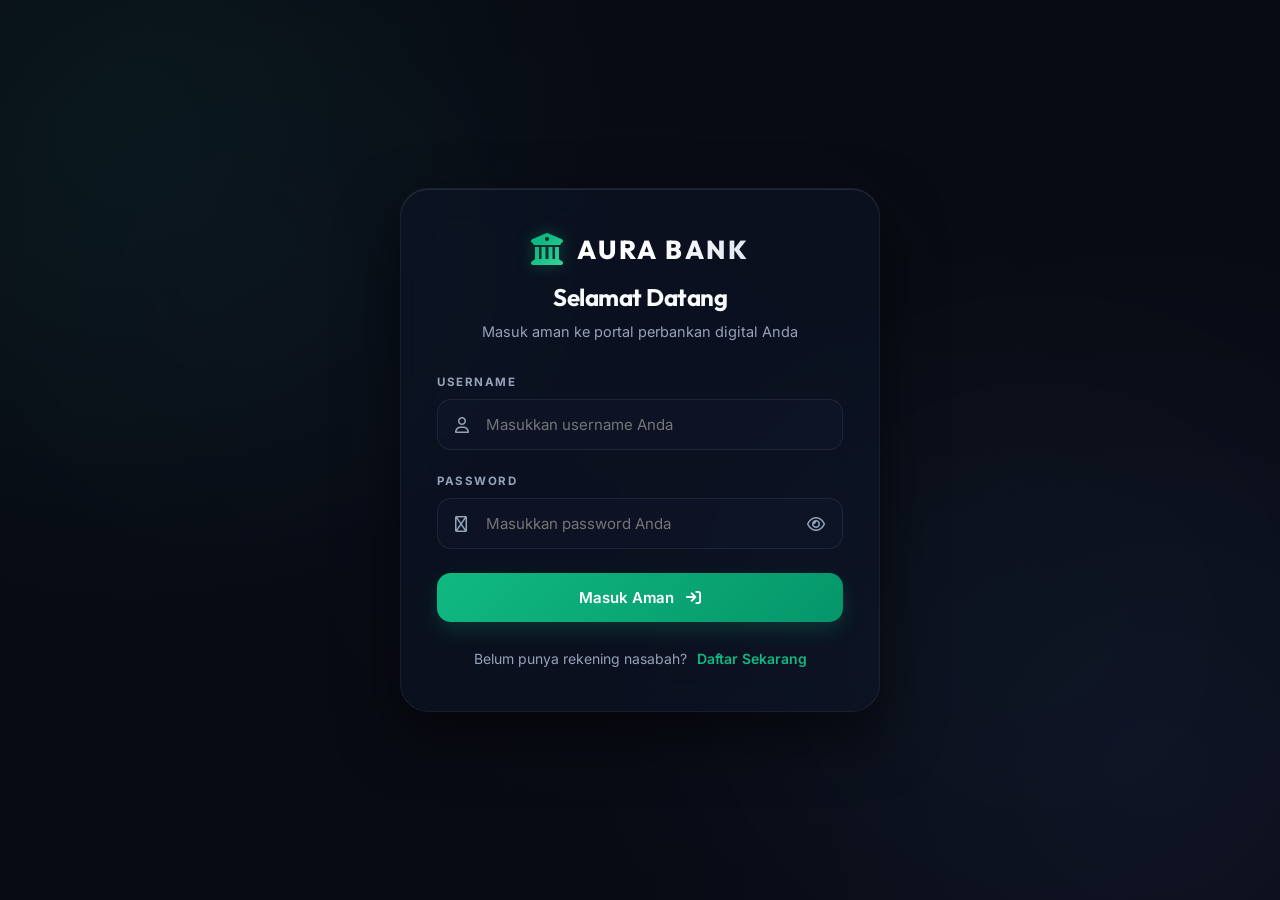
<file: templates/login.html>
<!DOCTYPE html>
<html lang="id">
<head>
    <meta charset="UTF-8">
    <meta name="viewport" content="width=device-width, initial-scale=1.0">
    <title>AURA BANK | Secure Login</title>
    <!-- Google Fonts: Inter & Outfit -->
    <link rel="preconnect" href="https://fonts.googleapis.com">
    <link rel="preconnect" href="https://fonts.gstatic.com" crossorigin>
    <link href="https://fonts.googleapis.com/css2?family=Inter:wght@300;400;500;600;700&family=Outfit:wght@400;500;600;700;800&display=swap" rel="stylesheet">
    <!-- FontAwesome for Icons -->
    <link rel="stylesheet" href="https://cdnjs.cloudflare.com/ajax/libs/font-awesome/6.4.0/css/all.min.css">
    <!-- Shared Styles -->
    <link rel="stylesheet" href="/static/style.css">
</head>
<body>
    <div class="ambient-glow one"></div>
    <div class="ambient-glow two"></div>

    <div class="layout-wrapper">
        <div class="card">
            <!-- Brand Logo -->
            <a href="/" class="brand">
                <i class="fa-solid fa-building-columns brand-logo"></i>
                <span class="brand-name">AURA BANK</span>
            </a>

            <h2 class="card-title">Selamat Datang</h2>
            <p class="card-subtitle">Masuk aman ke portal perbankan digital Anda</p>

            <form id="form-login" onsubmit="handleLogin(event)">
                <!-- Username -->
                <div class="form-group">
                    <label class="form-label" for="login-username">Username</label>
                    <div class="input-wrapper">
                        <i class="fa-regular fa-user input-icon"></i>
                        <input type="text" id="login-username" class="form-input" placeholder="Masukkan username Anda" required autocomplete="username">
                    </div>
                </div>

                <!-- Password -->
                <div class="form-group">
                    <label class="form-label" for="login-password">Password</label>
                    <div class="input-wrapper">
                        <i class="fa-regular fa-lock input-icon"></i>
                        <input type="password" id="login-password" class="form-input" placeholder="Masukkan password Anda" required autocomplete="current-password">
                        <i class="fa-regular fa-eye password-toggle" onclick="togglePasswordVisibility('login-password', this)"></i>
                    </div>
                </div>

                <!-- Submit Button -->
                <button type="submit" class="btn" id="btn-login-submit">
                    <span>Masuk Aman</span>
                    <i class="fa-solid fa-arrow-right-to-bracket"></i>
                </button>
            </form>

            <div class="card-footer">
                <span>Belum punya rekening nasabah?</span>
                <a href="/register" class="card-link">Daftar Sekarang</a>
            </div>
        </div>
    </div>

    <!-- Toast Box Container -->
    <div class="toast-container" id="toast-box"></div>

    <!-- Shared Utilities JS -->
    <script src="/static/app.js"></script>
    <script>
        // Redirect if already authenticated
        document.addEventListener('DOMContentLoaded', () => {
            if (localStorage.getItem('aura_session_token')) {
                window.location.href = '/dashboard';
            }
        });

        async function handleLogin(e) {
            e.preventDefault();
            const usernameInput = document.getElementById('login-username');
            const passwordInput = document.getElementById('login-password');
            const submitBtn = document.getElementById('btn-login-submit');

            // Visual feedback loading
            submitBtn.disabled = true;
            submitBtn.querySelector('span').innerText = 'Memverifikasi...';

            try {
                const response = await apiFetch('/api/login', {
                    method: 'POST',
                    body: JSON.stringify({
                        username: usernameInput.value,
                        password: passwordInput.value
                    })
                });

                const result = await response.json();
                
                if (response.ok && result.success) {
                    if (result.requires_otp === false) {
                        // Admin: bypass OTP, save token, redirect to dashboard
                        localStorage.setItem('aura_session_token', result.token);
                        showToast(result.message || 'Login sukses sebagai Admin.', 'success');
                        setTimeout(() => {
                            window.location.href = '/dashboard';
                        }, 1200);
                    } else {
                        // Customer: redirect to verify-otp page with username
                        showToast('Password terverifikasi. Membuka verifikasi OTP...', 'success');
                        setTimeout(() => {
                            window.location.href = `/verify-otp?username=${encodeURIComponent(usernameInput.value)}`;
                        }, 1200);
                    }
                } else {
                    showToast(result.detail || result.message || 'Username atau password salah.', 'error');
                }
            } catch (err) {
                console.error(err);
                if (err.message !== 'Unauthorized') {
                    showToast('Gagal terhubung ke server.', 'error');
                }
            } finally {
                submitBtn.disabled = false;
                submitBtn.querySelector('span').innerText = 'Masuk Aman';
            }
        }
    </script>
</body>
</html>
</file>
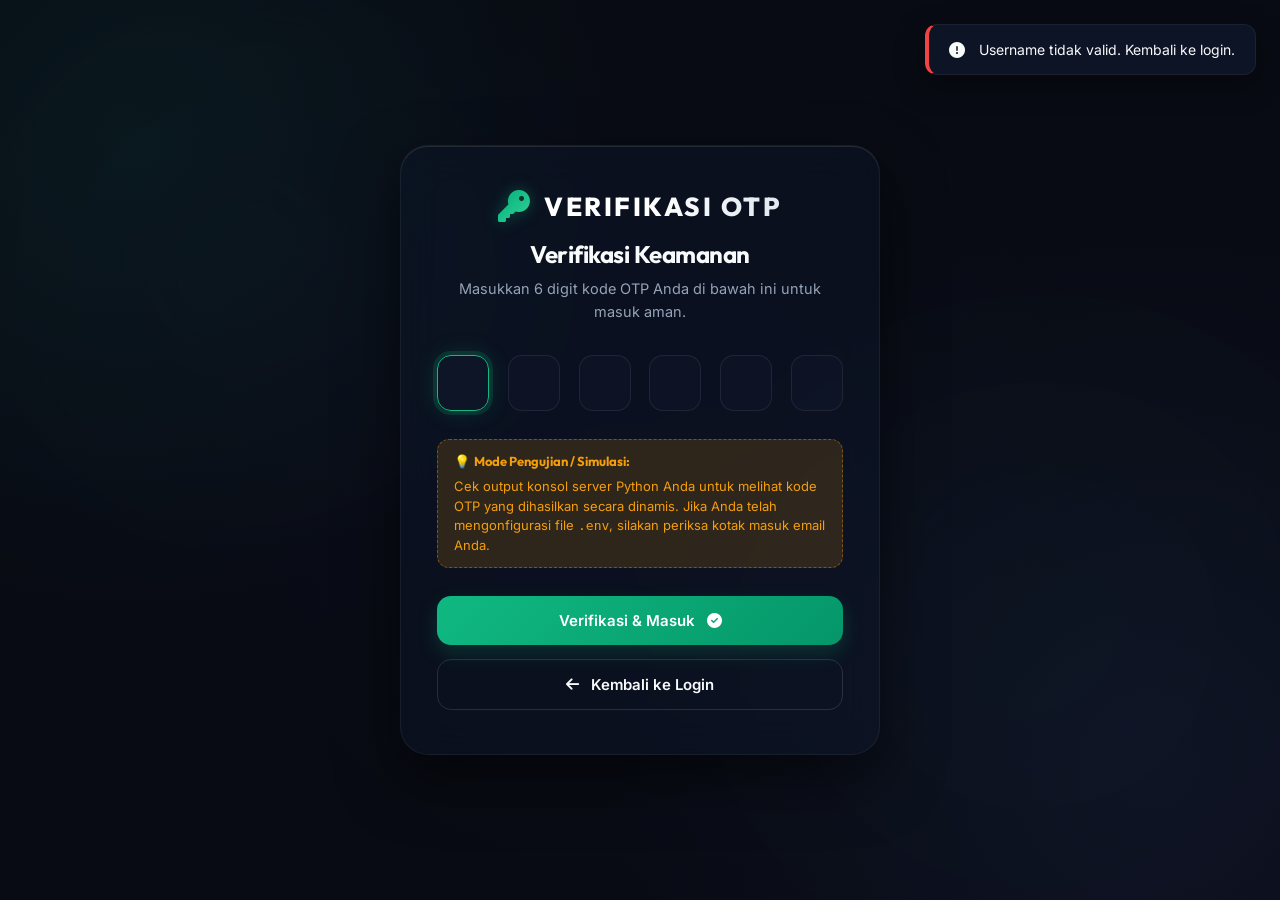
<file: templates/otp.html>
<!DOCTYPE html>
<html lang="id">
<head>
    <meta charset="UTF-8">
    <meta name="viewport" content="width=device-width, initial-scale=1.0">
    <title>AURA BANK | Verifikasi OTP</title>
    <!-- Google Fonts: Inter & Outfit -->
    <link rel="preconnect" href="https://fonts.googleapis.com">
    <link rel="preconnect" href="https://fonts.gstatic.com" crossorigin>
    <link href="https://fonts.googleapis.com/css2?family=Inter:wght@300;400;500;600;700&family=Outfit:wght@400;500;600;700;800&display=swap" rel="stylesheet">
    <!-- FontAwesome for Icons -->
    <link rel="stylesheet" href="https://cdnjs.cloudflare.com/ajax/libs/font-awesome/6.4.0/css/all.min.css">
    <!-- Shared Styles -->
    <link rel="stylesheet" href="/static/style.css">
</head>
<body>
    <div class="ambient-glow one"></div>
    <div class="ambient-glow two"></div>

    <div class="layout-wrapper">
        <div class="card">
            <!-- Brand Logo -->
            <div class="brand">
                <i class="fa-solid fa-key brand-logo"></i>
                <span class="brand-name">VERIFIKASI OTP</span>
            </div>

            <h2 class="card-title">Verifikasi Keamanan</h2>
            <p class="card-subtitle" id="otp-status-message">Masukkan 6 digit kode OTP Anda di bawah ini untuk masuk aman.</p>

            <form id="form-otp" onsubmit="handleVerifyOTP(event)">
                <div class="otp-inputs">
                    <input type="text" maxlength="1" class="otp-box" oninput="moveFocus(this, 1)" onkeydown="backFocus(this, event)" autofocus required>
                    <input type="text" maxlength="1" class="otp-box" oninput="moveFocus(this, 2)" onkeydown="backFocus(this, event)" required>
                    <input type="text" maxlength="1" class="otp-box" oninput="moveFocus(this, 3)" onkeydown="backFocus(this, event)" required>
                    <input type="text" maxlength="1" class="otp-box" oninput="moveFocus(this, 4)" onkeydown="backFocus(this, event)" required>
                    <input type="text" maxlength="1" class="otp-box" oninput="moveFocus(this, 5)" onkeydown="backFocus(this, event)" required>
                    <input type="text" maxlength="1" class="otp-box" oninput="moveFocus(this, 6)" onkeydown="backFocus(this, event)" required>
                </div>

                <!-- Testing Info Indicator -->
                <div class="test-indicator">
                    <span>💡 <strong>Mode Pengujian / Simulasi:</strong></span>
                    <span>Cek output konsol server Python Anda untuk melihat kode OTP yang dihasilkan secara dinamis. Jika Anda telah mengonfigurasi file <code>.env</code>, silakan periksa kotak masuk email Anda.</span>
                </div>

                <!-- Submit Button -->
                <button type="submit" class="btn" id="btn-otp-submit">
                    <span>Verifikasi & Masuk</span>
                    <i class="fa-solid fa-circle-check"></i>
                </button>

                <!-- Back Button -->
                <button type="button" class="btn btn-secondary" onclick="goBackToLogin()">
                    <i class="fa-solid fa-arrow-left"></i>
                    <span>Kembali ke Login</span>
                </button>
            </form>
        </div>
    </div>

    <!-- Toast Box Container -->
    <div class="toast-container" id="toast-box"></div>

    <!-- Shared Utilities JS -->
    <script src="/static/app.js"></script>
    <script>
        let username = '';

        document.addEventListener('DOMContentLoaded', () => {
            // Retrieve username from URL parameters
            const urlParams = new URLSearchParams(window.location.search);
            username = urlParams.get('username');

            if (!username) {
                showToast('Username tidak valid. Kembali ke login.', 'error');
                setTimeout(() => {
                    window.location.href = '/login';
                }, 1500);
                return;
            }

            // Setup OTP event listeners (paste)
            setupOTPEvents();
        });

        // OTP inputs auto-focus management
        function moveFocus(input, nextIndex) {
            // Only allow digit inputs
            input.value = input.value.replace(/\D/g, '');
            
            if (input.value.length === 1 && nextIndex < 6) {
                const otpBoxes = document.querySelectorAll('.otp-box');
                otpBoxes[nextIndex].focus();
            }

            // Trigger auto-submit when full
            const otpCode = getOTPValue();
            if (otpCode.length === 6) {
                document.getElementById('btn-otp-submit').click();
            }
        }

        function backFocus(input, event) {
            if (event.key === 'Backspace' && input.value.length === 0) {
                const otpBoxes = document.querySelectorAll('.otp-box');
                // Find index of current input
                const currentIdx = Array.from(otpBoxes).indexOf(input);
                if (currentIdx > 0) {
                    otpBoxes[currentIdx - 1].focus();
                }
            }
        }

        function setupOTPEvents() {
            const otpBoxes = document.querySelectorAll('.otp-box');
            otpBoxes.forEach((box) => {
                // handle paste behavior
                box.addEventListener('paste', (e) => {
                    const data = e.clipboardData.getData('text').trim();
                    if (data.length === 6 && /^\d+$/.test(data)) {
                        otpBoxes.forEach((input, inputIdx) => {
                            input.value = data[inputIdx];
                        });
                        otpBoxes[5].focus();
                        document.getElementById('btn-otp-submit').click();
                    }
                    e.preventDefault();
                });
            });
        }

        function getOTPValue() {
            const otpBoxes = document.querySelectorAll('.otp-box');
            let otp = '';
            otpBoxes.forEach(box => otp += box.value);
            return otp;
        }

        function clearOTPInputs() {
            const otpBoxes = document.querySelectorAll('.otp-box');
            otpBoxes.forEach(box => box.value = '');
            otpBoxes[0].focus();
        }

        async function handleVerifyOTP(e) {
            e.preventDefault();
            const otpCode = getOTPValue();
            const submitBtn = document.getElementById('btn-otp-submit');

            if (otpCode.length !== 6) {
                showToast('Masukkan 6 digit kode OTP secara lengkap.', 'error');
                return;
            }

            submitBtn.disabled = true;
            submitBtn.querySelector('span').innerText = 'Memverifikasi...';

            try {
                const response = await apiFetch('/api/verify-otp', {
                    method: 'POST',
                    body: JSON.stringify({
                        username: username,
                        otp_code: otpCode
                    })
                });

                const result = await response.json();

                if (response.ok && result.success) {
                    localStorage.setItem('aura_session_token', result.token);
                    showToast('Kode OTP terverifikasi. Login sukses!', 'success');
                    setTimeout(() => {
                        window.location.href = '/dashboard';
                    }, 1200);
                } else {
                    showToast(result.detail || result.message || 'OTP salah atau kedaluwarsa.', 'error');
                    clearOTPInputs();
                }
            } catch (err) {
                console.error(err);
                if (err.message !== 'Unauthorized') {
                    showToast('Gagal terhubung ke server.', 'error');
                    clearOTPInputs();
                }
            } finally {
                submitBtn.disabled = false;
                submitBtn.querySelector('span').innerText = 'Verifikasi & Masuk';
            }
        }

        function goBackToLogin() {
            window.location.href = '/login';
        }
    </script>
</body>
</html>
</file>
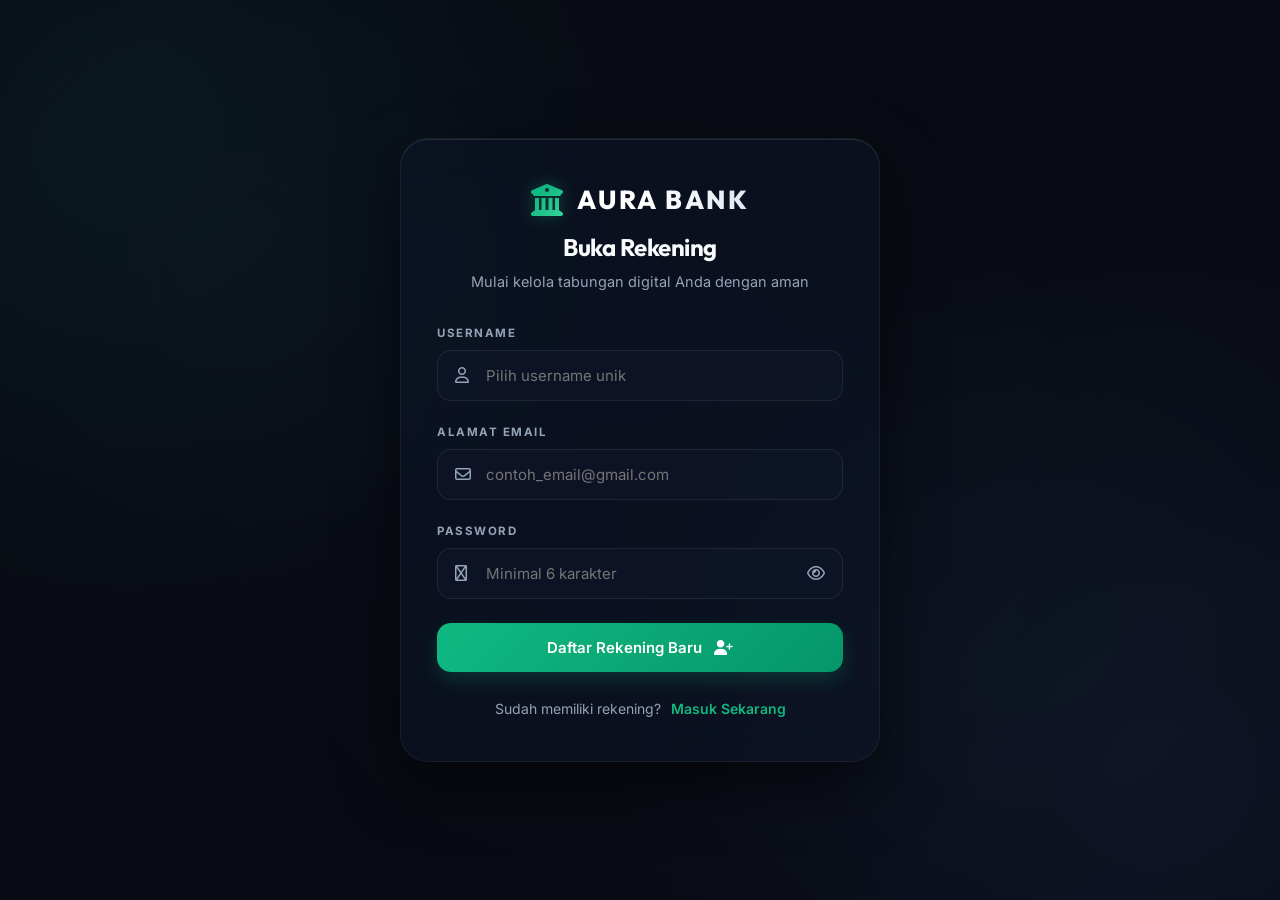
<file: templates/register.html>
<!DOCTYPE html>
<html lang="id">
<head>
    <meta charset="UTF-8">
    <meta name="viewport" content="width=device-width, initial-scale=1.0">
    <title>AURA BANK | Buka Rekening</title>
    <!-- Google Fonts: Inter & Outfit -->
    <link rel="preconnect" href="https://fonts.googleapis.com">
    <link rel="preconnect" href="https://fonts.gstatic.com" crossorigin>
    <link href="https://fonts.googleapis.com/css2?family=Inter:wght@300;400;500;600;700&family=Outfit:wght@400;500;600;700;800&display=swap" rel="stylesheet">
    <!-- FontAwesome for Icons -->
    <link rel="stylesheet" href="https://cdnjs.cloudflare.com/ajax/libs/font-awesome/6.4.0/css/all.min.css">
    <!-- Shared Styles -->
    <link rel="stylesheet" href="/static/style.css">
</head>
<body>
    <div class="ambient-glow one"></div>
    <div class="ambient-glow two"></div>

    <div class="layout-wrapper">
        <div class="card">
            <!-- Brand Logo -->
            <a href="/" class="brand">
                <i class="fa-solid fa-building-columns brand-logo"></i>
                <span class="brand-name">AURA BANK</span>
            </a>

            <h2 class="card-title">Buka Rekening</h2>
            <p class="card-subtitle">Mulai kelola tabungan digital Anda dengan aman</p>

            <form id="form-register" onsubmit="handleRegister(event)">
                <!-- Username -->
                <div class="form-group">
                    <label class="form-label" for="register-username">Username</label>
                    <div class="input-wrapper">
                        <i class="fa-regular fa-user input-icon"></i>
                        <input type="text" id="register-username" class="form-input" placeholder="Pilih username unik" required autocomplete="username">
                    </div>
                </div>

                <!-- Email -->
                <div class="form-group">
                    <label class="form-label" for="register-email">Alamat Email</label>
                    <div class="input-wrapper">
                        <i class="fa-regular fa-envelope input-icon"></i>
                        <input type="email" id="register-email" class="form-input" placeholder="contoh_email@gmail.com" required autocomplete="email">
                    </div>
                </div>

                <!-- Password -->
                <div class="form-group">
                    <label class="form-label" for="register-password">Password</label>
                    <div class="input-wrapper">
                        <i class="fa-regular fa-lock input-icon"></i>
                        <input type="password" id="register-password" class="form-input" placeholder="Minimal 6 karakter" required autocomplete="new-password">
                        <i class="fa-regular fa-eye password-toggle" onclick="togglePasswordVisibility('register-password', this)"></i>
                    </div>
                </div>

                <!-- Submit Button -->
                <button type="submit" class="btn" id="btn-register-submit">
                    <span>Daftar Rekening Baru</span>
                    <i class="fa-solid fa-user-plus"></i>
                </button>
            </form>

            <div class="card-footer">
                <span>Sudah memiliki rekening?</span>
                <a href="/login" class="card-link">Masuk Sekarang</a>
            </div>
        </div>
    </div>

    <!-- Toast Box Container -->
    <div class="toast-container" id="toast-box"></div>

    <!-- Shared Utilities JS -->
    <script src="/static/app.js"></script>
    <script>
        // Redirect if already authenticated
        document.addEventListener('DOMContentLoaded', () => {
            if (localStorage.getItem('aura_session_token')) {
                window.location.href = '/dashboard';
            }
        });

        async function handleRegister(e) {
            e.preventDefault();
            const usernameInput = document.getElementById('register-username');
            const emailInput = document.getElementById('register-email');
            const passwordInput = document.getElementById('register-password');
            const submitBtn = document.getElementById('btn-register-submit');

            if (passwordInput.value.length < 6) {
                showToast('Password minimal terdiri dari 6 karakter.', 'error');
                return;
            }

            // Visual feedback loading
            submitBtn.disabled = true;
            submitBtn.querySelector('span').innerText = 'Memproses Pendaftaran...';

            try {
                const response = await apiFetch('/api/register', {
                    method: 'POST',
                    body: JSON.stringify({
                        username: usernameInput.value,
                        email: emailInput.value,
                        password: passwordInput.value
                    })
                });

                const result = await response.json();
                
                if (response.ok && result.success) {
                    showToast(result.message || 'Registrasi berhasil! Silakan masuk.', 'success');
                    
                    // Clear inputs
                    usernameInput.value = '';
                    emailInput.value = '';
                    passwordInput.value = '';
                    
                    // Redirect to login page
                    setTimeout(() => {
                        window.location.href = '/login';
                    }, 1800);
                } else {
                    showToast(result.detail || result.message || 'Registrasi gagal. Coba lagi.', 'error');
                }
            } catch (err) {
                console.error(err);
                if (err.message !== 'Unauthorized') {
                    showToast('Gagal terhubung ke server.', 'error');
                }
            } finally {
                submitBtn.disabled = false;
                submitBtn.querySelector('span').innerText = 'Daftar Rekening Baru';
            }
        }
    </script>
</body>
</html>
</file>
<file: static/style.css>
:root {
    --bg-color: #080b13;
    --card-bg: rgba(15, 23, 42, 0.45);
    --card-border: rgba(255, 255, 255, 0.06);
    --primary: #10b981;
    --primary-hover: #34d399;
    --primary-light: rgba(16, 185, 129, 0.1);
    --secondary: #6366f1;
    --secondary-hover: #818cf8;
    --secondary-light: rgba(99, 102, 241, 0.1);
    --accent: #f59e0b;
    --accent-light: rgba(245, 158, 11, 0.15);
    --text-main: #f8fafc;
    --text-muted: #94a3b8;
    --danger: #ef4444;
    --danger-light: rgba(239, 68, 68, 0.1);
    --success: #10b981;
    --success-light: rgba(16, 185, 129, 0.15);
    --font-display: 'Outfit', sans-serif;
    --font-body: 'Inter', sans-serif;
    --glass-blur: 20px;
    --glow-shadow: 0 0 25px rgba(16, 185, 129, 0.2);
}

* {
    box-sizing: border-box;
    margin: 0;
    padding: 0;
    transition: background 0.3s ease, border-color 0.3s ease, box-shadow 0.3s ease, transform 0.2s ease;
}

body {
    font-family: var(--font-body);
    background-color: var(--bg-color);
    background-image: 
        radial-gradient(circle at 10% 15%, rgba(16, 185, 129, 0.07) 0%, transparent 35%),
        radial-gradient(circle at 90% 85%, rgba(99, 102, 241, 0.08) 0%, transparent 40%),
        radial-gradient(circle at 50% 50%, rgba(99, 102, 241, 0.02) 0%, transparent 60%);
    background-attachment: fixed;
    color: var(--text-main);
    min-height: 100vh;
    display: flex;
    flex-direction: column;
    justify-content: center;
    align-items: center;
    overflow-x: hidden;
    padding: 24px;
}

/* Base Wrapper for layout centering */
.layout-wrapper {
    width: 100%;
    max-width: 480px;
    display: flex;
    flex-direction: column;
    gap: 24px;
    position: relative;
    z-index: 10;
}

/* Specific wide wrapper for dashboard */
.layout-wrapper.wide {
    max-width: 800px;
}

/* Ambient glow spheres background */
.ambient-glow {
    position: absolute;
    width: 350px;
    height: 350px;
    background: var(--secondary);
    filter: blur(140px);
    opacity: 0.06;
    border-radius: 50%;
    z-index: 1;
    pointer-events: none;
}
.ambient-glow.one { top: 10%; left: 5%; }
.ambient-glow.two { bottom: 10%; right: 5%; background: var(--primary); }

/* Glass Card */
.card {
    background: var(--card-bg);
    backdrop-filter: blur(var(--glass-blur));
    -webkit-backdrop-filter: blur(var(--glass-blur));
    border: 1px solid var(--card-border);
    border-radius: 28px;
    padding: 44px 36px;
    box-shadow: 0 24px 60px rgba(0, 0, 0, 0.55), 
                inset 0 1px 0 rgba(255, 255, 255, 0.1);
    animation: slideUp 0.6s cubic-bezier(0.16, 1, 0.3, 1) forwards;
}

@keyframes slideUp {
    from {
        opacity: 0;
        transform: translateY(30px);
    }
    to {
        opacity: 1;
        transform: translateY(0);
    }
}

/* Brand / Logo Section */
.brand {
    display: flex;
    align-items: center;
    justify-content: center;
    gap: 14px;
    margin-bottom: 8px;
    cursor: pointer;
    text-decoration: none;
}

.brand-logo {
    font-size: 32px;
    color: var(--primary);
    background: linear-gradient(135deg, var(--primary) 30%, var(--primary-hover) 100%);
    -webkit-background-clip: text;
    -webkit-text-fill-color: transparent;
    filter: drop-shadow(0 0 8px rgba(16, 185, 129, 0.35));
}

.brand-name {
    font-family: var(--font-display);
    font-weight: 800;
    font-size: 26px;
    letter-spacing: 2.5px;
    background: linear-gradient(to right, #ffffff 40%, #e2e8f0 100%);
    -webkit-background-clip: text;
    -webkit-text-fill-color: transparent;
}

.card-title {
    font-family: var(--font-display);
    font-size: 24px;
    font-weight: 700;
    text-align: center;
    margin-top: 16px;
    margin-bottom: 8px;
    letter-spacing: -0.5px;
}

.card-subtitle {
    font-size: 14.5px;
    color: var(--text-muted);
    text-align: center;
    margin-bottom: 32px;
    line-height: 1.6;
}

/* Inputs and Forms */
.form-group {
    margin-bottom: 24px;
}

.form-label {
    display: block;
    font-size: 11.5px;
    font-weight: 700;
    text-transform: uppercase;
    letter-spacing: 1.5px;
    color: var(--text-muted);
    margin-bottom: 10px;
}

.input-wrapper {
    position: relative;
}

.input-icon {
    position: absolute;
    left: 18px;
    top: 50%;
    transform: translateY(-50%);
    color: var(--text-muted);
    font-size: 16px;
    pointer-events: none;
}

.form-input {
    width: 100%;
    background: rgba(15, 23, 42, 0.6);
    border: 1px solid rgba(255, 255, 255, 0.08);
    border-radius: 14px;
    padding: 15px 16px 15px 48px;
    color: var(--text-main);
    font-family: var(--font-body);
    font-size: 15px;
    outline: none;
}

.form-input:focus {
    border-color: var(--primary);
    background: rgba(15, 23, 42, 0.8);
    box-shadow: 0 0 0 4px rgba(16, 185, 129, 0.12), var(--glow-shadow);
}

.password-toggle {
    position: absolute;
    right: 18px;
    top: 50%;
    transform: translateY(-50%);
    color: var(--text-muted);
    cursor: pointer;
    font-size: 16px;
}

.password-toggle:hover {
    color: var(--text-main);
}

/* Buttons */
.btn {
    width: 100%;
    background: linear-gradient(135deg, var(--primary) 0%, #059669 100%);
    border: none;
    color: white;
    padding: 15px 22px;
    border-radius: 14px;
    font-size: 15px;
    font-weight: 600;
    font-family: var(--font-body);
    cursor: pointer;
    display: flex;
    align-items: center;
    justify-content: center;
    gap: 12px;
    box-shadow: 0 8px 20px rgba(16, 185, 129, 0.2);
}

.btn:hover {
    transform: translateY(-2px);
    box-shadow: 0 10px 24px rgba(16, 185, 129, 0.35);
    background: linear-gradient(135deg, var(--primary-hover) 0%, var(--primary) 100%);
}

.btn:active {
    transform: translateY(0);
}

.btn-secondary {
    background: transparent;
    border: 1px solid rgba(255, 255, 255, 0.12);
    color: var(--text-main);
    box-shadow: none;
    margin-top: 14px;
}

.btn-secondary:hover {
    background: rgba(255, 255, 255, 0.05);
    border-color: rgba(255, 255, 255, 0.2);
    box-shadow: none;
    transform: translateY(-1.5px);
}

/* OTP Code Box */
.otp-inputs {
    display: flex;
    justify-content: space-between;
    gap: 10px;
    margin: 28px 0;
}

.otp-box {
    width: 52px;
    height: 56px;
    border-radius: 14px;
    background: rgba(15, 23, 42, 0.6);
    border: 1px solid rgba(255, 255, 255, 0.08);
    color: var(--text-main);
    font-size: 24px;
    font-weight: 700;
    font-family: var(--font-display);
    text-align: center;
    outline: none;
}

.otp-box:focus {
    border-color: var(--primary);
    background: rgba(15, 23, 42, 0.8);
    box-shadow: 0 0 0 4px rgba(16, 185, 129, 0.15), var(--glow-shadow);
}

/* Helper Indicators (e.g. OTP warning) */
.test-indicator {
    background: var(--accent-light);
    border: 1px dashed rgba(245, 158, 11, 0.4);
    color: var(--accent);
    border-radius: 12px;
    padding: 12px 16px;
    font-size: 13px;
    margin-bottom: 28px;
    display: flex;
    flex-direction: column;
    gap: 6px;
    line-height: 1.5;
}

.test-indicator strong {
    font-family: var(--font-display);
    font-weight: 700;
}

/* Toast Notification System */
.toast-container {
    position: fixed;
    top: 24px;
    right: 24px;
    z-index: 9999;
    display: flex;
    flex-direction: column;
    gap: 12px;
}

.toast {
    min-width: 320px;
    background: rgba(15, 23, 42, 0.85);
    backdrop-filter: blur(12px);
    -webkit-backdrop-filter: blur(12px);
    border-left: 4px solid var(--primary);
    border-top: 1px solid rgba(255, 255, 255, 0.06);
    border-right: 1px solid rgba(255, 255, 255, 0.06);
    border-bottom: 1px solid rgba(255, 255, 255, 0.06);
    color: var(--text-main);
    padding: 16px 20px;
    border-radius: 12px;
    box-shadow: 0 10px 30px rgba(0, 0, 0, 0.35);
    display: flex;
    align-items: center;
    gap: 14px;
    font-size: 14px;
    animation: toastSlideIn 0.3s cubic-bezier(0.16, 1, 0.3, 1) forwards;
}

.toast.error {
    border-left-color: var(--danger);
}

.toast.info {
    border-left-color: var(--secondary);
}

@keyframes toastSlideIn {
    from {
        opacity: 0;
        transform: translateX(40px);
    }
    to {
        opacity: 1;
        transform: translateX(0);
    }
}

/* Form footer switch links */
.card-footer {
    margin-top: 28px;
    text-align: center;
    font-size: 14px;
    color: var(--text-muted);
}

.card-link {
    color: var(--primary);
    text-decoration: none;
    font-weight: 600;
    margin-left: 6px;
}

.card-link:hover {
    color: var(--primary-hover);
    text-decoration: underline;
}

/* ========================================================
   DASHBOARD SPECIFIC CSS
   ======================================================== */

.dashboard-header {
    display: flex;
    justify-content: space-between;
    align-items: center;
    border-bottom: 1px solid rgba(255, 255, 255, 0.08);
    padding-bottom: 24px;
    margin-bottom: 28px;
}

.user-profile {
    display: flex;
    align-items: center;
    gap: 16px;
}

.avatar {
    width: 48px;
    height: 48px;
    border-radius: 16px;
    background: linear-gradient(135deg, var(--primary) 0%, var(--secondary) 100%);
    color: white;
    display: flex;
    align-items: center;
    justify-content: center;
    font-family: var(--font-display);
    font-size: 20px;
    font-weight: 700;
    box-shadow: 0 4px 15px rgba(99, 102, 241, 0.25);
}

.profile-info {
    display: flex;
    flex-direction: column;
    gap: 4px;
}

.profile-name {
    font-family: var(--font-display);
    font-weight: 700;
    font-size: 18px;
}

.role-badge {
    align-self: flex-start;
    font-size: 10.5px;
    font-weight: 800;
    letter-spacing: 1px;
    padding: 3px 8px;
    border-radius: 6px;
}

.role-customer {
    background: var(--success-light);
    color: var(--success);
    border: 1px solid rgba(16, 185, 129, 0.25);
}

.role-admin {
    background: rgba(99, 102, 241, 0.15);
    color: #818cf8;
    border: 1px solid rgba(99, 102, 241, 0.25);
}

/* Logout Button */
.logout-btn {
    background: rgba(239, 68, 68, 0.08);
    border: 1px solid rgba(239, 68, 68, 0.2);
    color: var(--danger);
    width: auto;
    padding: 10px 18px;
    border-radius: 12px;
    cursor: pointer;
    font-family: var(--font-body);
    font-size: 13.5px;
    font-weight: 600;
    display: flex;
    align-items: center;
    gap: 8px;
}

.logout-btn:hover {
    background: var(--danger);
    color: white;
    border-color: var(--danger);
    transform: translateY(-1.5px);
    box-shadow: 0 6px 15px rgba(239, 68, 68, 0.3);
}

/* Balance Card Section */
.balance-card {
    background: linear-gradient(135deg, rgba(255, 255, 255, 0.03) 0%, rgba(255, 255, 255, 0.01) 100%);
    border: 1px solid rgba(255, 255, 255, 0.06);
    border-radius: 20px;
    padding: 24px;
    margin-bottom: 28px;
    position: relative;
    overflow: hidden;
}

.balance-card::before {
    content: '';
    position: absolute;
    top: 0;
    right: 0;
    width: 150px;
    height: 150px;
    background: radial-gradient(circle, rgba(16, 185, 129, 0.06) 0%, transparent 70%);
}

.balance-label {
    font-size: 12px;
    font-weight: 700;
    text-transform: uppercase;
    letter-spacing: 1.5px;
    color: var(--text-muted);
    display: flex;
    align-items: center;
    justify-content: space-between;
}

.balance-hide-toggle {
    cursor: pointer;
    color: var(--text-muted);
    font-size: 15px;
}

.balance-hide-toggle:hover {
    color: var(--text-main);
}

.balance-value {
    font-family: var(--font-display);
    font-size: 34px;
    font-weight: 800;
    margin-top: 10px;
    background: linear-gradient(to right, #ffffff, #cbd5e1);
    -webkit-background-clip: text;
    -webkit-text-fill-color: transparent;
    letter-spacing: -0.5px;
}

/* Dashboard Tabs */
.tabs-navigation {
    display: flex;
    gap: 12px;
    border-bottom: 1px solid rgba(255, 255, 255, 0.06);
    padding-bottom: 12px;
    margin-bottom: 24px;
}

.tab-btn {
    background: transparent;
    border: none;
    color: var(--text-muted);
    font-family: var(--font-display);
    font-size: 15px;
    font-weight: 600;
    padding: 8px 16px;
    cursor: pointer;
    border-radius: 8px;
    display: flex;
    align-items: center;
    gap: 8px;
}

.tab-btn:hover {
    color: var(--text-main);
    background: rgba(255, 255, 255, 0.04);
}

.tab-btn.active {
    color: var(--primary);
    background: var(--primary-light);
}

/* Panels */
.tab-content {
    display: none;
}

.tab-content.active {
    display: block;
    animation: fadeIn 0.4s ease;
}

@keyframes fadeIn {
    from { opacity: 0; }
    to { opacity: 1; }
}

/* Quick amounts buttons grid */
.quick-amounts {
    display: grid;
    grid-template-columns: repeat(4, 1fr);
    gap: 10px;
    margin-top: 12px;
    margin-bottom: 24px;
}

.quick-btn {
    background: rgba(255, 255, 255, 0.03);
    border: 1px solid rgba(255, 255, 255, 0.06);
    color: var(--text-main);
    padding: 10px;
    border-radius: 10px;
    font-family: var(--font-body);
    font-size: 13.5px;
    font-weight: 600;
    cursor: pointer;
}

.quick-btn:hover {
    background: rgba(255, 255, 255, 0.08);
    border-color: rgba(255, 255, 255, 0.15);
    transform: translateY(-1px);
}

/* Lists */
.data-panel-title {
    font-family: var(--font-display);
    font-size: 16px;
    font-weight: 700;
    margin-bottom: 14px;
    color: var(--text-main);
    display: flex;
    align-items: center;
    gap: 8px;
}

.records-list {
    display: flex;
    flex-direction: column;
    gap: 12px;
    max-height: 320px;
    overflow-y: auto;
    padding-right: 4px;
}

/* Custom scrollbar for lists */
.records-list::-webkit-scrollbar {
    width: 6px;
}

.records-list::-webkit-scrollbar-track {
    background: rgba(255, 255, 255, 0.01);
}

.records-list::-webkit-scrollbar-thumb {
    background: rgba(255, 255, 255, 0.08);
    border-radius: 4px;
}

.records-list::-webkit-scrollbar-thumb:hover {
    background: rgba(255, 255, 255, 0.15);
}

.record-item {
    background: rgba(255, 255, 255, 0.02);
    border: 1px solid rgba(255, 255, 255, 0.04);
    border-radius: 14px;
    padding: 14px 18px;
    display: flex;
    justify-content: space-between;
    align-items: center;
}

.record-item:hover {
    background: rgba(255, 255, 255, 0.04);
    border-color: rgba(255, 255, 255, 0.08);
}

.record-meta {
    display: flex;
    flex-direction: column;
    gap: 4px;
}

.record-title {
    font-weight: 600;
    font-size: 14.5px;
}

.record-subtitle {
    font-size: 12px;
    color: var(--text-muted);
}

.record-value {
    font-family: var(--font-display);
    font-weight: 700;
    font-size: 15px;
}

.record-value.success {
    color: var(--primary);
}

.record-value.danger {
    color: var(--danger);
}

.empty-records-state {
    text-align: center;
    padding: 32px 16px;
    color: var(--text-muted);
    font-size: 14px;
    border: 1px dashed rgba(255, 255, 255, 0.06);
    border-radius: 14px;
}

/* ========================================================
   SIDEBAR LAYOUT & ACCESS DENIED STYLING
   ======================================================== */

.dashboard-layout {
    display: grid;
    grid-template-columns: 260px 1fr;
    gap: 28px;
    width: 100%;
}

.sidebar {
    background: rgba(15, 23, 42, 0.5);
    backdrop-filter: blur(var(--glass-blur));
    -webkit-backdrop-filter: blur(var(--glass-blur));
    border: 1px solid var(--card-border);
    border-radius: 24px;
    padding: 30px 22px;
    display: flex;
    flex-direction: column;
    height: fit-content;
    box-shadow: 0 16px 40px rgba(0, 0, 0, 0.45);
}

.sidebar-brand {
    display: flex;
    align-items: center;
    gap: 12px;
    margin-bottom: 32px;
    padding-left: 8px;
}

.sidebar-user {
    display: flex;
    align-items: center;
    gap: 12px;
    padding: 16px 12px;
    background: rgba(255, 255, 255, 0.02);
    border: 1px solid rgba(255, 255, 255, 0.04);
    border-radius: 18px;
    margin-bottom: 28px;
}

.sidebar-user-info {
    display: flex;
    flex-direction: column;
    gap: 3px;
    overflow: hidden;
}

.sidebar-user-info .profile-name {
    font-size: 15px;
    text-overflow: ellipsis;
    white-space: nowrap;
    overflow: hidden;
}

.sidebar-nav {
    display: flex;
    flex-direction: column;
    gap: 8px;
    margin-bottom: auto;
}

.nav-item {
    background: transparent;
    border: none;
    color: var(--text-muted);
    font-family: var(--font-display);
    font-size: 14.5px;
    font-weight: 600;
    padding: 14px 18px;
    border-radius: 12px;
    cursor: pointer;
    display: flex;
    align-items: center;
    gap: 14px;
    width: 100%;
    text-align: left;
}

.nav-item i {
    font-size: 16px;
    width: 20px;
    text-align: center;
}

.nav-item:hover {
    color: var(--text-main);
    background: rgba(255, 255, 255, 0.04);
}

.nav-item.active {
    color: var(--primary);
    background: var(--primary-light);
    border: 1px solid rgba(16, 185, 129, 0.15);
}

.sidebar-logout-btn {
    background: rgba(239, 68, 68, 0.06);
    border: 1px solid rgba(239, 68, 68, 0.15);
    color: var(--danger);
    padding: 14px 18px;
    border-radius: 12px;
    cursor: pointer;
    font-family: var(--font-display);
    font-size: 14.5px;
    font-weight: 600;
    display: flex;
    align-items: center;
    gap: 14px;
    width: 100%;
    margin-top: 36px;
}

.sidebar-logout-btn:hover {
    background: var(--danger);
    color: white;
    border-color: var(--danger);
    box-shadow: 0 8px 20px rgba(239, 68, 68, 0.25);
}

.main-content {
    display: flex;
    flex-direction: column;
    gap: 28px;
}

.content-panel {
    display: none;
}

.content-panel.active {
    display: block;
    animation: slideUp 0.5s cubic-bezier(0.16, 1, 0.3, 1) forwards;
}

/* Access Denied Card */
.denied-card {
    background: rgba(239, 68, 68, 0.04);
    border: 1px dashed rgba(239, 68, 68, 0.25);
    border-radius: 24px;
    padding: 48px 32px;
    text-align: center;
    display: flex;
    flex-direction: column;
    align-items: center;
    gap: 20px;
    box-shadow: 0 10px 30px rgba(239, 68, 68, 0.05);
}

.denied-card.restricted {
    background: rgba(99, 102, 241, 0.04);
    border-color: rgba(99, 102, 241, 0.25);
    box-shadow: 0 10px 30px rgba(99, 102, 241, 0.05);
}

.denied-icon {
    font-size: 54px;
    color: var(--danger);
    filter: drop-shadow(0 0 15px rgba(239, 68, 68, 0.4));
    animation: pulseGlowRed 2s infinite ease-in-out;
}

.denied-card.restricted .denied-icon {
    color: var(--secondary);
    filter: drop-shadow(0 0 15px rgba(99, 102, 241, 0.4));
    animation: pulseGlowBlue 2s infinite ease-in-out;
}

.denied-title {
    font-family: var(--font-display);
    font-size: 20px;
    font-weight: 700;
    color: var(--text-main);
}

.denied-text {
    font-size: 14.5px;
    color: var(--text-muted);
    max-width: 420px;
    line-height: 1.6;
}

@keyframes pulseGlowRed {
    0%, 100% { filter: drop-shadow(0 0 10px rgba(239, 68, 68, 0.3)); }
    50% { filter: drop-shadow(0 0 25px rgba(239, 68, 68, 0.65)); }
}

@keyframes pulseGlowBlue {
    0%, 100% { filter: drop-shadow(0 0 10px rgba(99, 102, 241, 0.3)); }
    50% { filter: drop-shadow(0 0 25px rgba(99, 102, 241, 0.65)); }
}

/* Responsive adjustment for Sidebar */
@media (max-width: 768px) {
    .dashboard-layout {
        grid-template-columns: 1fr;
    }
}
</file>
